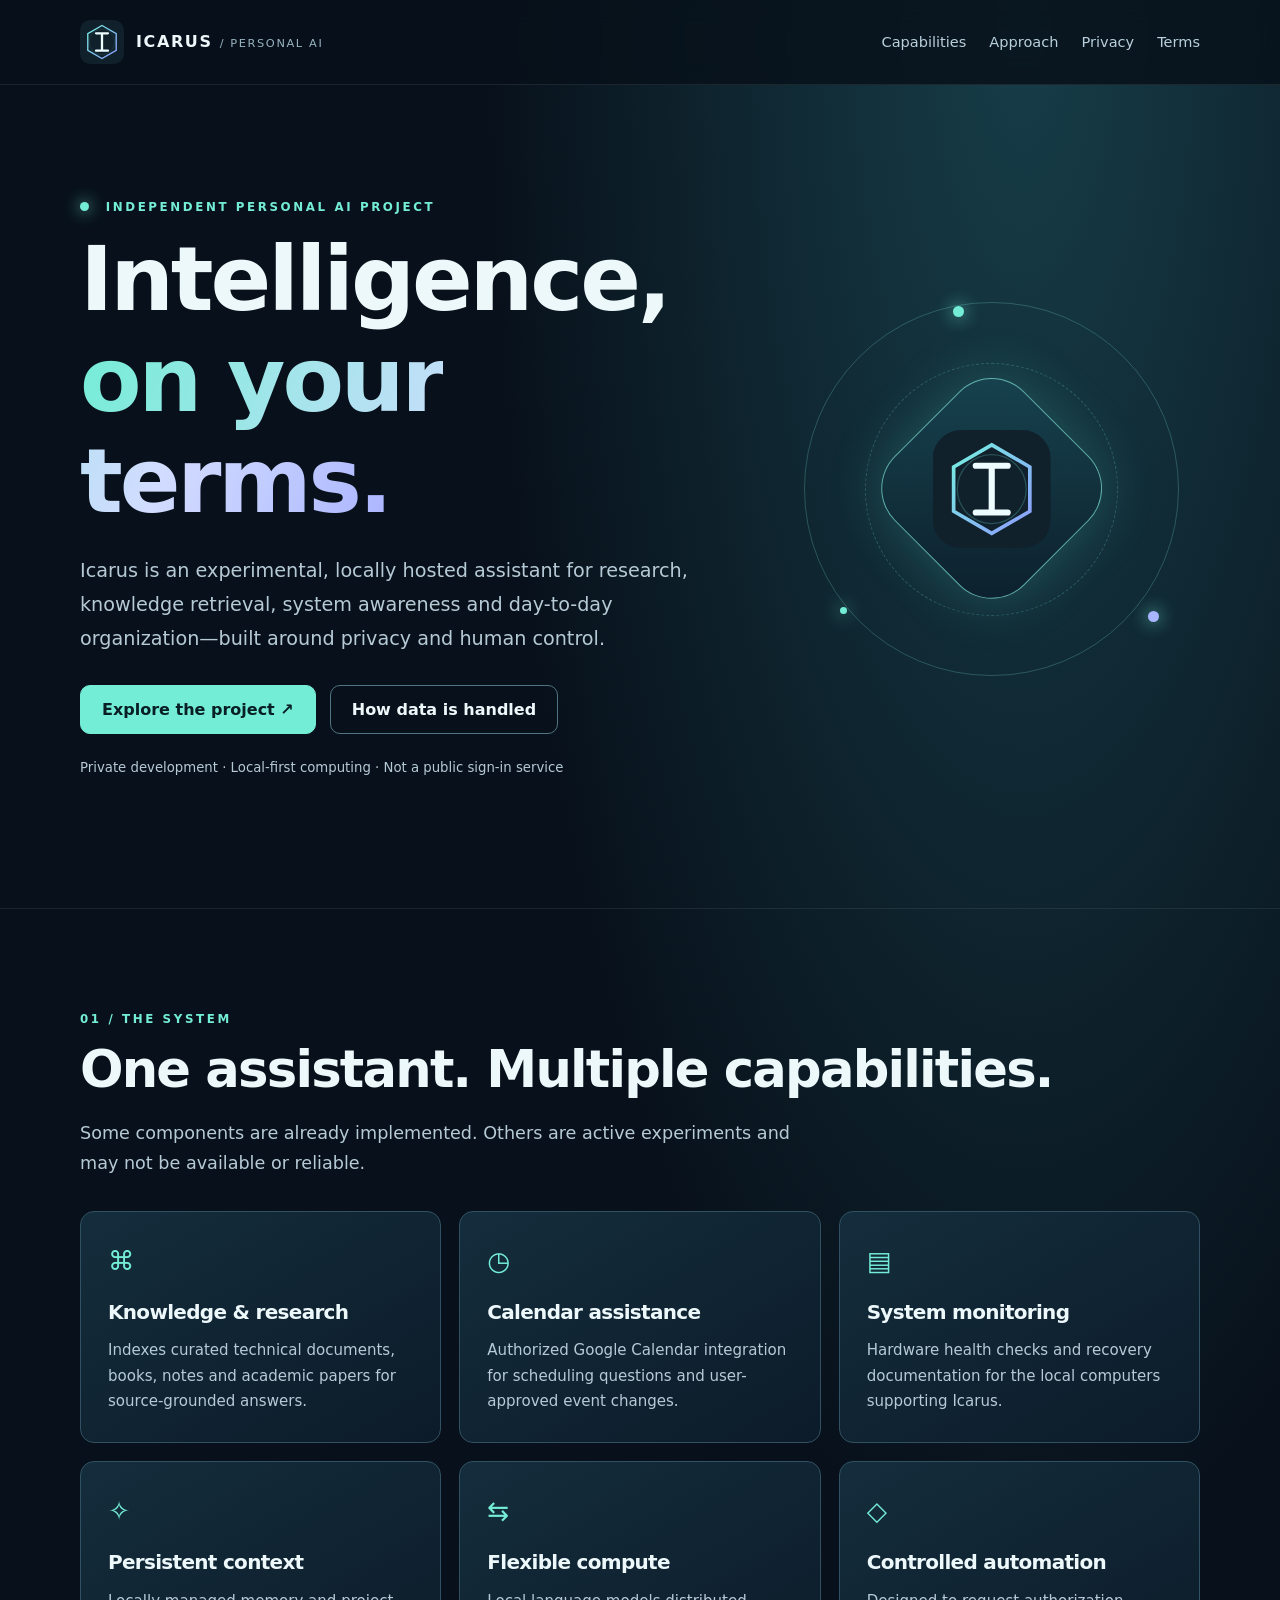
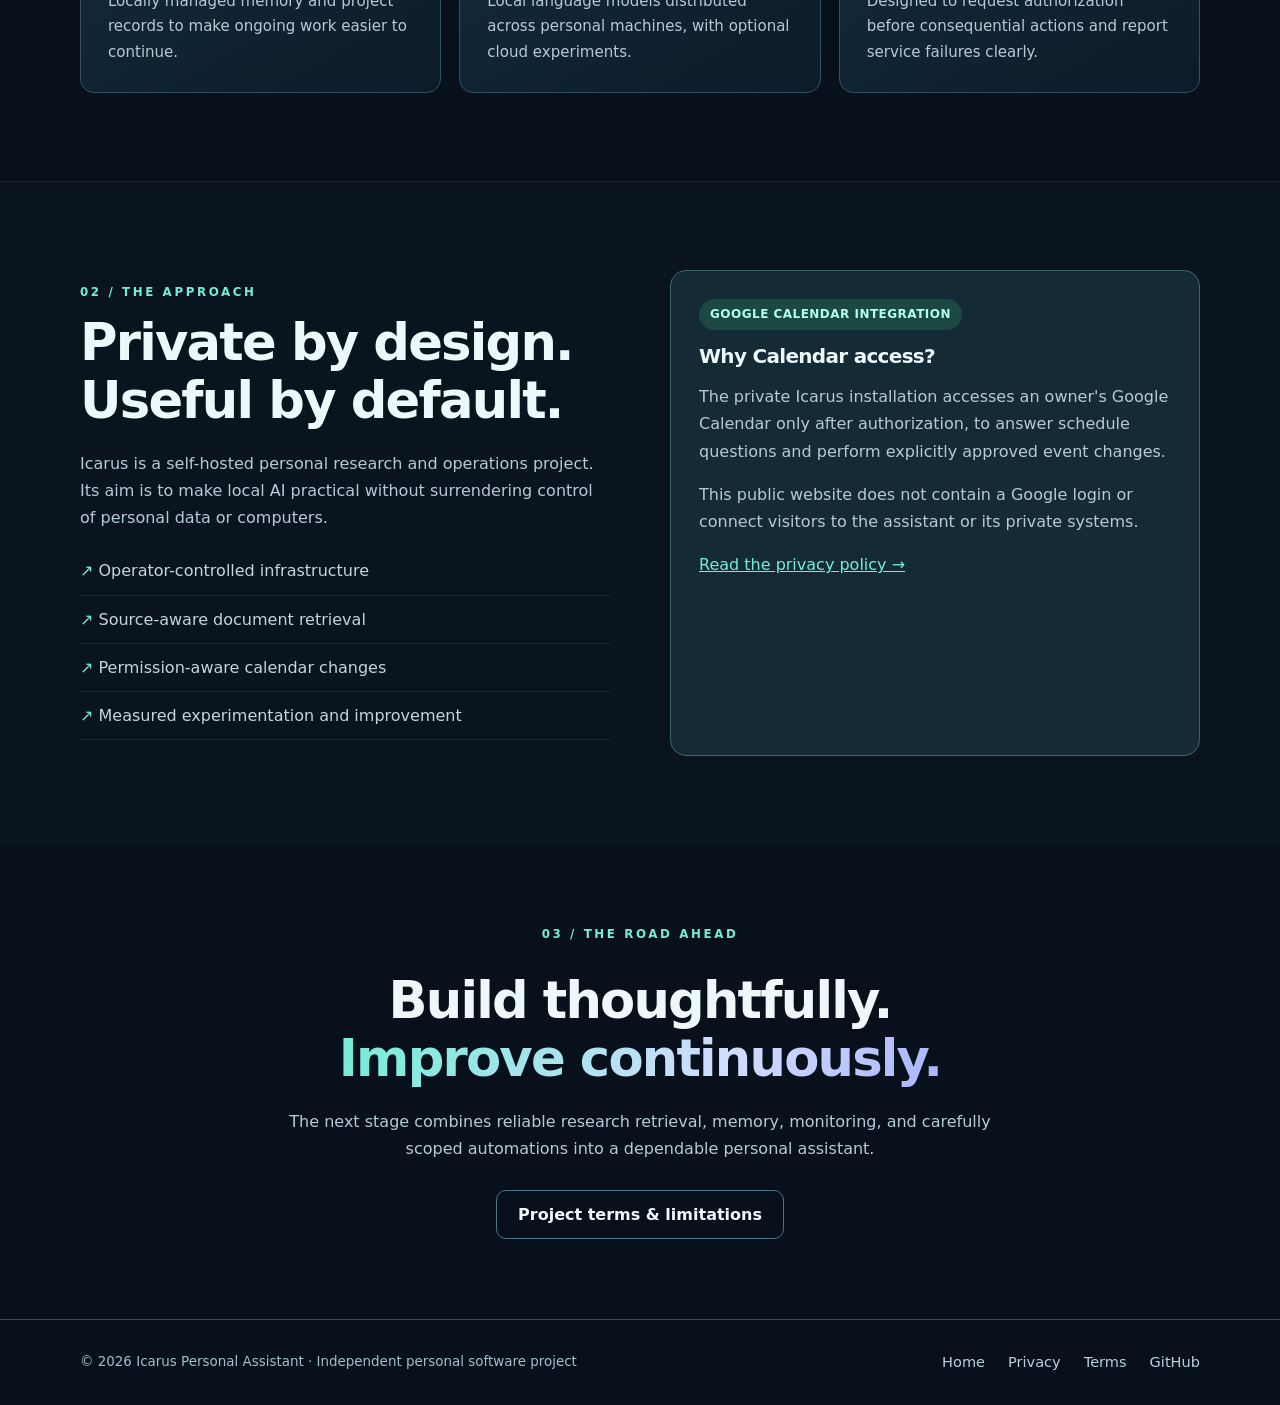
<file: index.html>
<!doctype html>
<html lang="en">
<head>
<meta charset="utf-8"><meta name="viewport" content="width=device-width, initial-scale=1">
<meta name="theme-color" content="#08111b">
<meta name="description" content="Icarus Personal Assistant: a local-first AI project for research, computer operations, and approved Google Calendar assistance.">
<title>Icarus — Local Intelligence. Personal Control.</title>
<link rel="icon" type="image/svg+xml" href="assets/icarus-mark.svg"><link rel="stylesheet" href="assets/site.css">
</head>
<body>
<a class="skip" href="#main">Skip to content</a>
<header class="header"><div class="wrap head"><a class="brand" href="index.html"><img src="assets/icarus-mark.svg" alt=""><span>ICARUS <small>/ PERSONAL AI</small></span></a><nav aria-label="Main"><a href="#capabilities">Capabilities</a><a href="#approach">Approach</a><a href="privacy.html">Privacy</a><a href="terms.html">Terms</a></nav></div></header>
<main id="main">
<section class="hero"><div class="wrap hero-layout">
<div><p class="eyebrow"><span class="dot"></span> INDEPENDENT PERSONAL AI PROJECT</p>
<h1>Intelligence,<br><em>on your terms.</em></h1>
<p class="lede">Icarus is an experimental, locally hosted assistant for research, knowledge retrieval, system awareness and day-to-day organization—built around privacy and human control.</p>
<div class="buttons"><a class="button" href="#capabilities">Explore the project ↗</a><a class="button ghost" href="privacy.html">How data is handled</a></div>
<p class="subtle">Private development · Local-first computing · Not a public sign-in service</p></div>
<div class="orb" aria-hidden="true"><div class="rings"></div><div class="core"><img src="assets/icarus-mark.svg" alt=""></div><span class="satellite s1"></span><span class="satellite s2"></span><span class="satellite s3"></span></div>
</div></section>
<section id="capabilities" class="section"><div class="wrap"><p class="eyebrow">01 / THE SYSTEM</p><h2>One assistant. Multiple capabilities.</h2><p class="intro">Some components are already implemented. Others are active experiments and may not be available or reliable.</p>
<div class="cards">
<article class="card"><div class="symbol">⌘</div><h3>Knowledge &amp; research</h3><p>Indexes curated technical documents, books, notes and academic papers for source-grounded answers.</p></article>
<article class="card"><div class="symbol">◷</div><h3>Calendar assistance</h3><p>Authorized Google Calendar integration for scheduling questions and user-approved event changes.</p></article>
<article class="card"><div class="symbol">▤</div><h3>System monitoring</h3><p>Hardware health checks and recovery documentation for the local computers supporting Icarus.</p></article>
<article class="card"><div class="symbol">✧</div><h3>Persistent context</h3><p>Locally managed memory and project records to make ongoing work easier to continue.</p></article>
<article class="card"><div class="symbol">⇆</div><h3>Flexible compute</h3><p>Local language models distributed across personal machines, with optional cloud experiments.</p></article>
<article class="card"><div class="symbol">◇</div><h3>Controlled automation</h3><p>Designed to request authorization before consequential actions and report service failures clearly.</p></article>
</div></div></section>
<section id="approach" class="section alt"><div class="wrap split"><div><p class="eyebrow">02 / THE APPROACH</p><h2>Private by design.<br>Useful by default.</h2><p>Icarus is a self-hosted personal research and operations project. Its aim is to make local AI practical without surrendering control of personal data or computers.</p>
<ul class="benefits"><li>Operator-controlled infrastructure</li><li>Source-aware document retrieval</li><li>Permission-aware calendar changes</li><li>Measured experimentation and improvement</li></ul></div>
<aside class="panel"><span class="badge">GOOGLE CALENDAR INTEGRATION</span><h3>Why Calendar access?</h3><p>The private Icarus installation accesses an owner's Google Calendar only after authorization, to answer schedule questions and perform explicitly approved event changes.</p><p>This public website does not contain a Google login or connect visitors to the assistant or its private systems.</p><a href="privacy.html">Read the privacy policy →</a></aside></div></section>
<section class="closing"><div class="wrap"><p class="eyebrow">03 / THE ROAD AHEAD</p><h2>Build thoughtfully.<br><em>Improve continuously.</em></h2><p>The next stage combines reliable research retrieval, memory, monitoring, and carefully scoped automations into a dependable personal assistant.</p><a class="button ghost" href="terms.html">Project terms &amp; limitations</a></div></section>
</main><footer><div class="wrap foot"><span>© 2026 Icarus Personal Assistant · Independent personal software project</span><div><a href="index.html">Home</a><a href="privacy.html">Privacy</a><a href="terms.html">Terms</a><a href="https://github.com/ruizkyle96-oss/icarus-site">GitHub</a></div></div></footer>
</body></html>
</file>
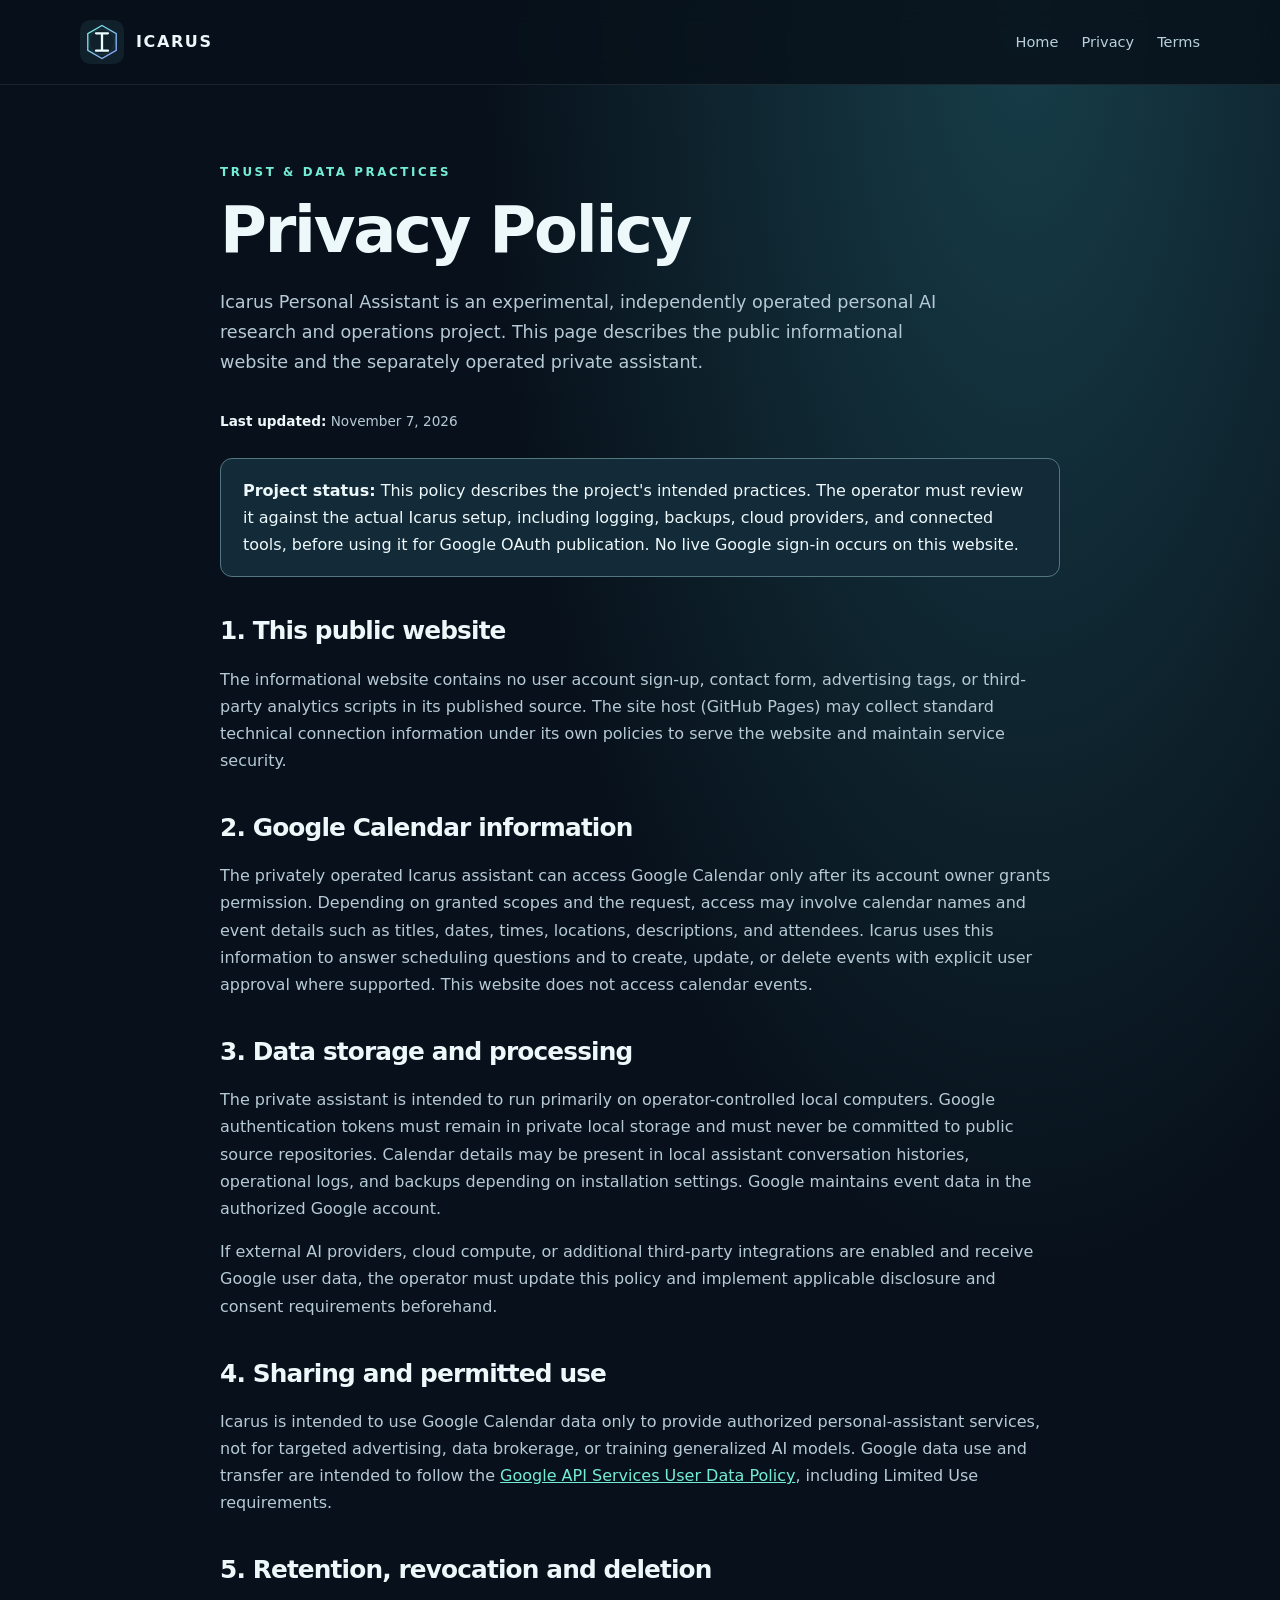
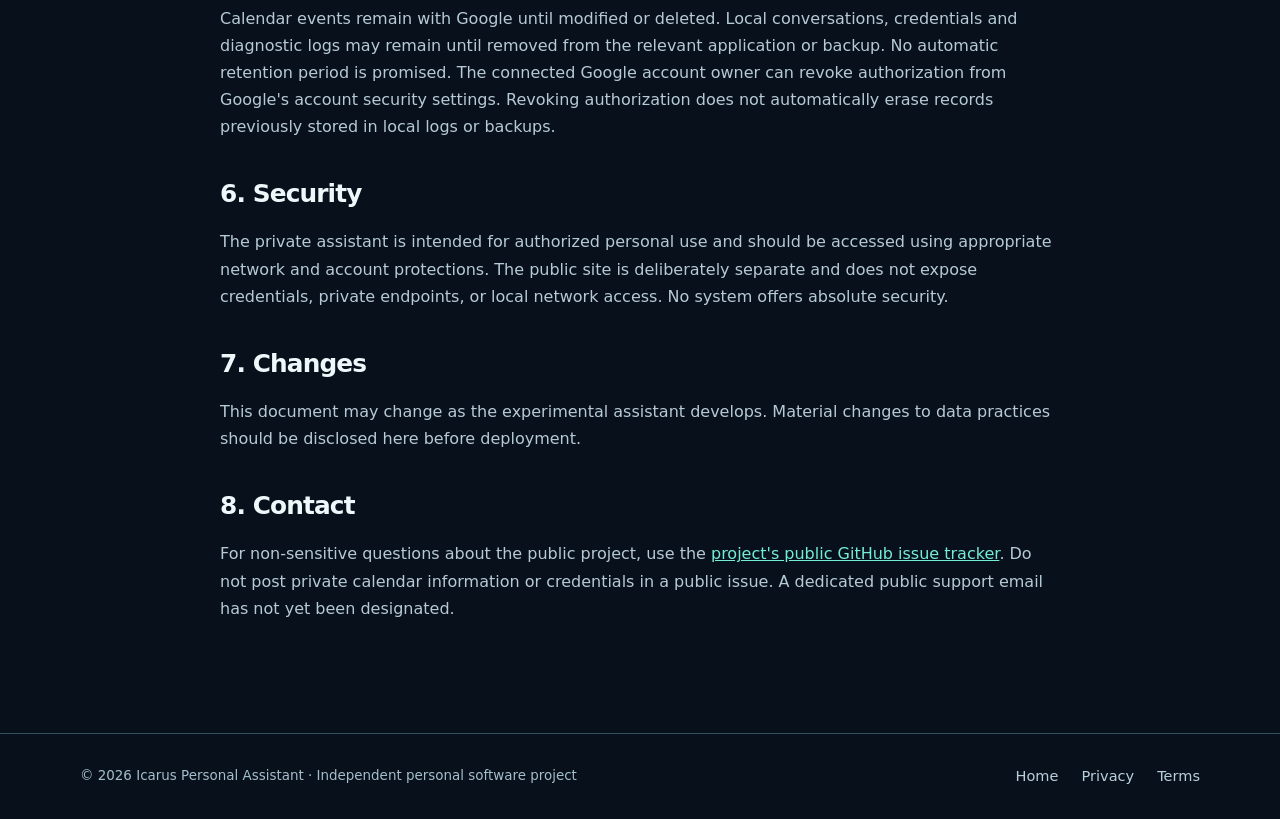
<file: privacy.html>
<!doctype html><html lang="en"><head><meta charset="utf-8"><meta name="viewport" content="width=device-width, initial-scale=1"><meta name="theme-color" content="#08111b"><meta name="description" content="Privacy policy for Icarus Personal Assistant and its authorized Google Calendar integration."><title>Privacy Policy — Icarus Personal Assistant</title><link rel="icon" type="image/svg+xml" href="assets/icarus-mark.svg"><link rel="stylesheet" href="assets/site.css"></head><body><a class="skip" href="#main">Skip to content</a><header class="header"><div class="wrap head"><a class="brand" href="index.html"><img src="assets/icarus-mark.svg" alt="">ICARUS</a><nav aria-label="Main"><a href="index.html">Home</a><a href="privacy.html">Privacy</a><a href="terms.html">Terms</a></nav></div></header><main class="wrap doc" id="main"><p class="eyebrow">TRUST &amp; DATA PRACTICES</p><h1>Privacy Policy</h1><p class="intro">Icarus Personal Assistant is an experimental, independently operated personal AI research and operations project. This page describes the public informational website and the separately operated private assistant.</p><p class="date"><strong>Last updated:</strong> November 7, 2026</p>
<div class="notice"><strong>Project status:</strong> This policy describes the project's intended practices. The operator must review it against the actual Icarus setup, including logging, backups, cloud providers, and connected tools, before using it for Google OAuth publication. No live Google sign-in occurs on this website.</div>
<h2>1. This public website</h2><p>The informational website contains no user account sign-up, contact form, advertising tags, or third-party analytics scripts in its published source. The site host (GitHub Pages) may collect standard technical connection information under its own policies to serve the website and maintain service security.</p>
<h2>2. Google Calendar information</h2><p>The privately operated Icarus assistant can access Google Calendar only after its account owner grants permission. Depending on granted scopes and the request, access may involve calendar names and event details such as titles, dates, times, locations, descriptions, and attendees. Icarus uses this information to answer scheduling questions and to create, update, or delete events with explicit user approval where supported. This website does not access calendar events.</p>
<h2>3. Data storage and processing</h2><p>The private assistant is intended to run primarily on operator-controlled local computers. Google authentication tokens must remain in private local storage and must never be committed to public source repositories. Calendar details may be present in local assistant conversation histories, operational logs, and backups depending on installation settings. Google maintains event data in the authorized Google account.</p><p>If external AI providers, cloud compute, or additional third-party integrations are enabled and receive Google user data, the operator must update this policy and implement applicable disclosure and consent requirements beforehand.</p>
<h2>4. Sharing and permitted use</h2><p>Icarus is intended to use Google Calendar data only to provide authorized personal-assistant services, not for targeted advertising, data brokerage, or training generalized AI models. Google data use and transfer are intended to follow the <a href="https://developers.google.com/terms/api-services-user-data-policy">Google API Services User Data Policy</a>, including Limited Use requirements.</p>
<h2>5. Retention, revocation and deletion</h2><p>Calendar events remain with Google until modified or deleted. Local conversations, credentials and diagnostic logs may remain until removed from the relevant application or backup. No automatic retention period is promised. The connected Google account owner can revoke authorization from Google's account security settings. Revoking authorization does not automatically erase records previously stored in local logs or backups.</p>
<h2>6. Security</h2><p>The private assistant is intended for authorized personal use and should be accessed using appropriate network and account protections. The public site is deliberately separate and does not expose credentials, private endpoints, or local network access. No system offers absolute security.</p>
<h2>7. Changes</h2><p>This document may change as the experimental assistant develops. Material changes to data practices should be disclosed here before deployment.</p>
<h2>8. Contact</h2><p>For non-sensitive questions about the public project, use the <a href="https://github.com/ruizkyle96-oss/icarus-site/issues">project's public GitHub issue tracker</a>. Do not post private calendar information or credentials in a public issue. A dedicated public support email has not yet been designated.</p></main><footer><div class="wrap foot"><span>© 2026 Icarus Personal Assistant · Independent personal software project</span><div><a href="index.html">Home</a><a href="privacy.html">Privacy</a><a href="terms.html">Terms</a></div></div></footer></body></html>
</file>
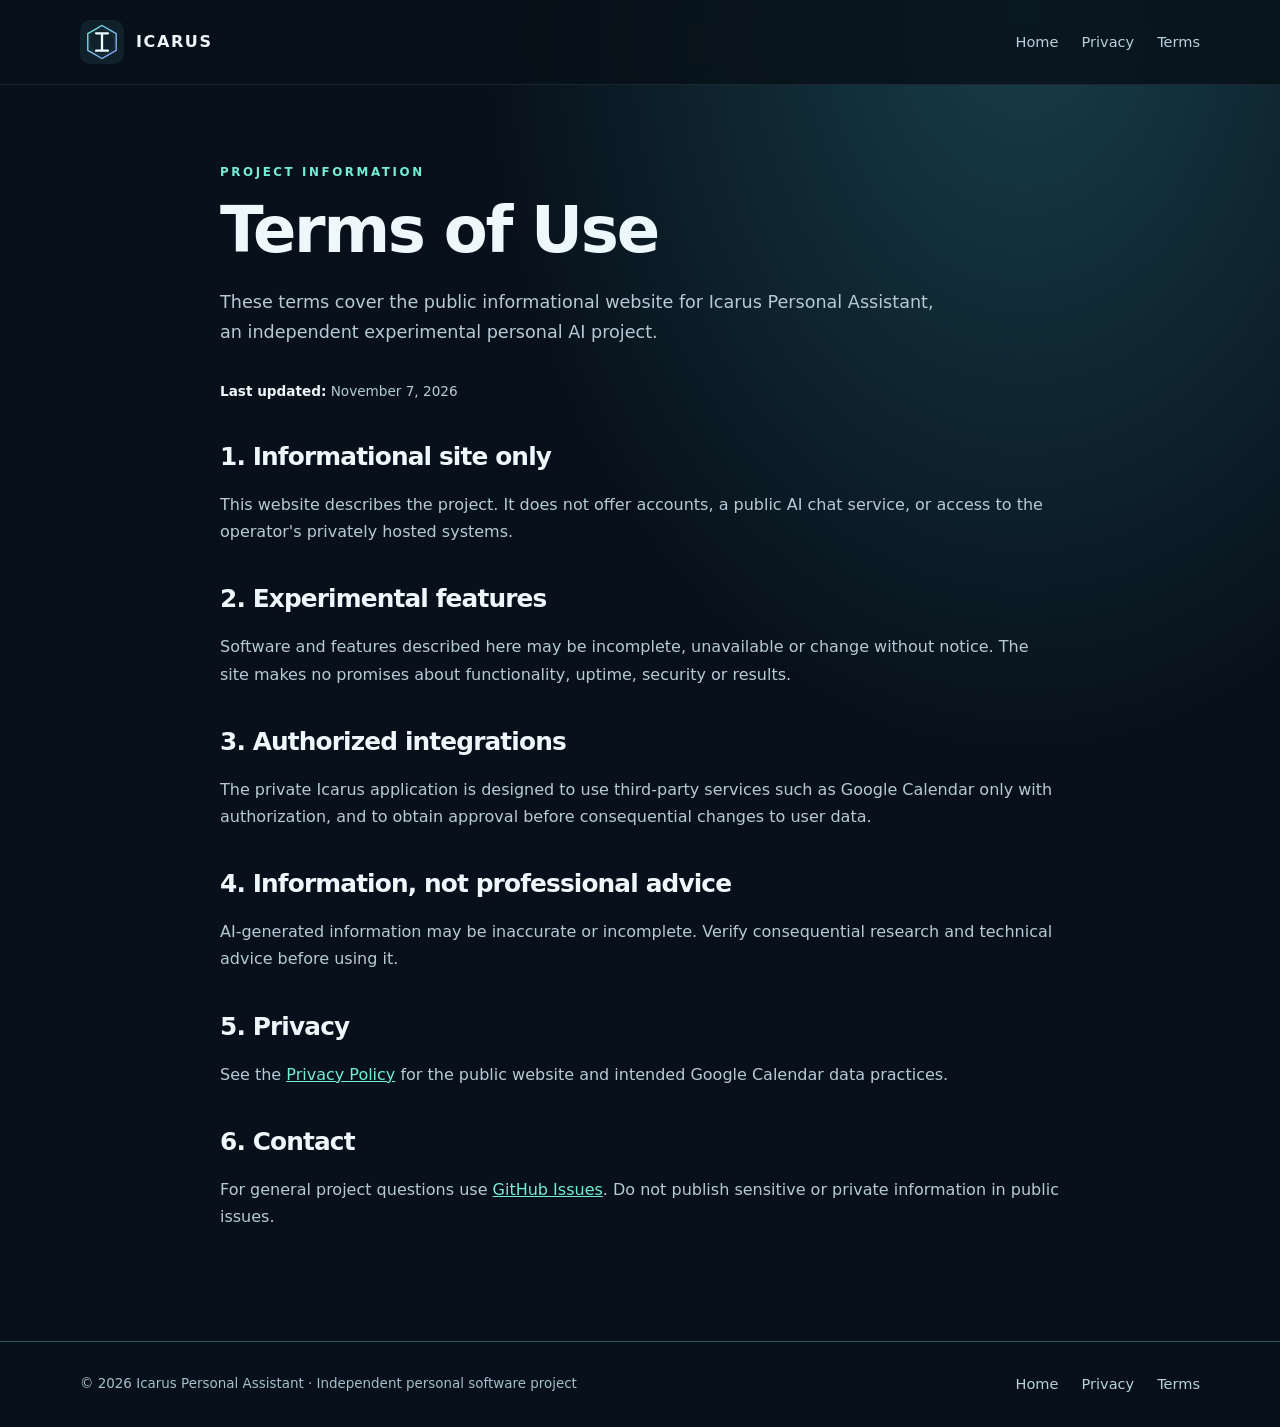
<file: terms.html>
<!doctype html><html lang="en"><head><meta charset="utf-8"><meta name="viewport" content="width=device-width, initial-scale=1"><meta name="theme-color" content="#08111b"><meta name="description" content="Terms and limitations of the Icarus Personal Assistant informational website."><title>Terms of Use — Icarus Personal Assistant</title><link rel="icon" type="image/svg+xml" href="assets/icarus-mark.svg"><link rel="stylesheet" href="assets/site.css"></head><body><a class="skip" href="#main">Skip to content</a><header class="header"><div class="wrap head"><a class="brand" href="index.html"><img src="assets/icarus-mark.svg" alt="">ICARUS</a><nav aria-label="Main"><a href="index.html">Home</a><a href="privacy.html">Privacy</a><a href="terms.html">Terms</a></nav></div></header><main class="wrap doc" id="main"><p class="eyebrow">PROJECT INFORMATION</p><h1>Terms of Use</h1><p class="intro">These terms cover the public informational website for Icarus Personal Assistant, an independent experimental personal AI project.</p><p class="date"><strong>Last updated:</strong> November 7, 2026</p>
<h2>1. Informational site only</h2><p>This website describes the project. It does not offer accounts, a public AI chat service, or access to the operator's privately hosted systems.</p>
<h2>2. Experimental features</h2><p>Software and features described here may be incomplete, unavailable or change without notice. The site makes no promises about functionality, uptime, security or results.</p>
<h2>3. Authorized integrations</h2><p>The private Icarus application is designed to use third-party services such as Google Calendar only with authorization, and to obtain approval before consequential changes to user data.</p>
<h2>4. Information, not professional advice</h2><p>AI-generated information may be inaccurate or incomplete. Verify consequential research and technical advice before using it.</p>
<h2>5. Privacy</h2><p>See the <a href="privacy.html">Privacy Policy</a> for the public website and intended Google Calendar data practices.</p>
<h2>6. Contact</h2><p>For general project questions use <a href="https://github.com/ruizkyle96-oss/icarus-site/issues">GitHub Issues</a>. Do not publish sensitive or private information in public issues.</p></main><footer><div class="wrap foot"><span>© 2026 Icarus Personal Assistant · Independent personal software project</span><div><a href="index.html">Home</a><a href="privacy.html">Privacy</a><a href="terms.html">Terms</a></div></div></footer></body></html>
</file>
<file: assets/site.css>
:root{color-scheme:dark;--bg:#08111b;--panel:#112533;--text:#edf8fb;--muted:#b6cad6;--line:#284958;--mint:#74edd6;--purple:#aab5ff;--max:1120px}*{box-sizing:border-box}html{scroll-behavior:smooth}body{margin:0;background:radial-gradient(ellipse at 80% 0%,#173e49 0%,transparent 37%),var(--bg);color:var(--text);font:16px/1.7 system-ui,-apple-system,Segoe UI,Arial,sans-serif}a{color:var(--mint)}a:focus-visible{outline:3px solid var(--mint);outline-offset:4px}h1,h2,h3{line-height:1.13;letter-spacing:-.035em}h1{font-size:clamp(3.1rem,7vw,6.1rem);margin:0 0 22px}h2{font-size:clamp(2.1rem,4vw,3.2rem);margin:0 0 20px}h3{font-size:1.25rem;margin:0 0 8px}p{color:var(--muted)}strong{color:var(--text)}.wrap{max-width:var(--max);width:calc(100% - 42px);margin:auto}.skip{position:absolute;left:8px;top:-70px;background:white;color:black;padding:10px}.skip:focus{top:10px}.header{border-bottom:1px solid #ffffff15;background:#08111bd9;backdrop-filter:blur(12px)}.head,.foot{display:flex;align-items:center;justify-content:space-between;gap:22px}.head{min-height:84px}.brand{display:flex;align-items:center;gap:12px;text-decoration:none;font-weight:800;color:var(--text);letter-spacing:.1em}.brand img{width:44px;height:44px}.brand small{font-size:.71rem;color:#98b3c1;font-weight:500}.head nav,.foot div{display:flex;gap:23px;flex-wrap:wrap}.head nav a,.foot a{color:#b9d0dc;text-decoration:none;font-size:.91rem}.head nav a:hover,.foot a:hover{color:var(--mint)}.hero{padding:100px 0 115px}.hero-layout{display:grid;grid-template-columns:1.25fr .8fr;align-items:center;gap:52px}.eyebrow{font-size:.74rem;letter-spacing:.22em;font-weight:800;color:var(--mint);text-transform:uppercase}.dot{display:inline-block;width:9px;height:9px;border-radius:50%;background:var(--mint);box-shadow:0 0 15px #74edd6;margin-right:10px}em{font-style:normal;background:linear-gradient(110deg,var(--mint),#d2dcff 65%,var(--purple));background-clip:text;color:transparent}.lede{font-size:1.2rem;max-width:650px;line-height:1.75}.buttons{display:flex;gap:14px;flex-wrap:wrap;margin-top:30px}.button{display:inline-block;padding:10px 21px;border-radius:10px;background:var(--mint);border:1px solid var(--mint);color:#071f25;font-weight:750;text-decoration:none}.button:hover{filter:brightness(1.15)}.button.ghost{background:transparent;color:var(--text);border-color:#517482}.subtle{font-size:.83rem;margin-top:23px}.orb{position:relative;width:min(100%,390px);aspect-ratio:1;margin:auto;display:grid;place-items:center}.rings,.rings:after{position:absolute;inset:2%;border:1px solid #79ddd541;border-radius:50%;content:""}.rings:after{inset:16%;border-style:dashed}.core{z-index:1;width:47%;aspect-ratio:1;display:grid;place-items:center;transform:rotate(45deg);border:1px solid #84e9dfad;border-radius:25%;background:linear-gradient(135deg,#174450,#0c1e2b);box-shadow:0 0 56px #55d6cb3b}.core img{width:65%;transform:rotate(-45deg)}.satellite{position:absolute;width:11px;height:11px;background:var(--mint);border-radius:50%;box-shadow:0 0 17px var(--mint)}.s1{top:3%;left:40%}.s2{bottom:16%;right:7%;background:var(--purple)}.s3{bottom:18%;left:11%;width:7px;height:7px}.section{padding:88px 0;border-top:1px solid #ffffff13}.intro{font-size:1.1rem;max-width:720px;margin-bottom:32px}.cards{display:grid;grid-template-columns:repeat(3,1fr);gap:18px}.card{background:linear-gradient(150deg,#142d3c,#0c1b29);border:1px solid #315162;border-radius:14px;padding:27px}.symbol{color:var(--mint);font-size:1.65rem;margin-bottom:17px}.card p{margin-bottom:0;font-size:.94rem}.alt{background:#0b182480}.split{display:grid;grid-template-columns:1fr 1fr;gap:60px}.panel{background:#142b36;border:1px solid #41646c;border-radius:16px;padding:28px}.badge{display:inline-block;background:#1c4844;color:#aeffed;padding:5px 11px;border-radius:100px;font-size:.75rem;letter-spacing:.04em;font-weight:700}.panel h3{margin-top:15px}.benefits{list-style:none;padding:0}.benefits li{padding:10px 0;border-bottom:1px solid #ffffff15;color:#c4d5df}.benefits li:before{content:"↗ ";color:var(--mint)}.closing{text-align:center;padding:80px 0}.closing p{max-width:740px;margin:0 auto 28px}footer{border-top:1px solid #315060;padding:30px 0;color:#a4becb;font-size:.84rem}.doc{max-width:840px;padding:65px 0 95px}.doc h1{font-size:clamp(2.5rem,5vw,4.3rem)}.doc h2{margin-top:40px;font-size:1.55rem}.doc .intro{margin-top:12px}.doc li{color:var(--muted);padding:4px 0}.notice{border:1px solid #527780;background:#132b38;padding:18px 22px;border-radius:12px;margin:25px 0}.doc .date{font-size:.85rem}code{overflow-wrap:anywhere}@media(max-width:800px){.hero-layout{grid-template-columns:1fr}.orb{max-width:250px}.cards{grid-template-columns:repeat(2,1fr)}.split{grid-template-columns:1fr;gap:25px}}@media(max-width:560px){.head,.foot{align-items:start;flex-direction:column;padding:17px 0}.head nav{gap:15px}.hero{padding:65px 0}.section{padding:65px 0}.cards{grid-template-columns:1fr}.closing{padding:65px 0}}@media(prefers-reduced-motion:reduce){html{scroll-behavior:auto}}
</file>
